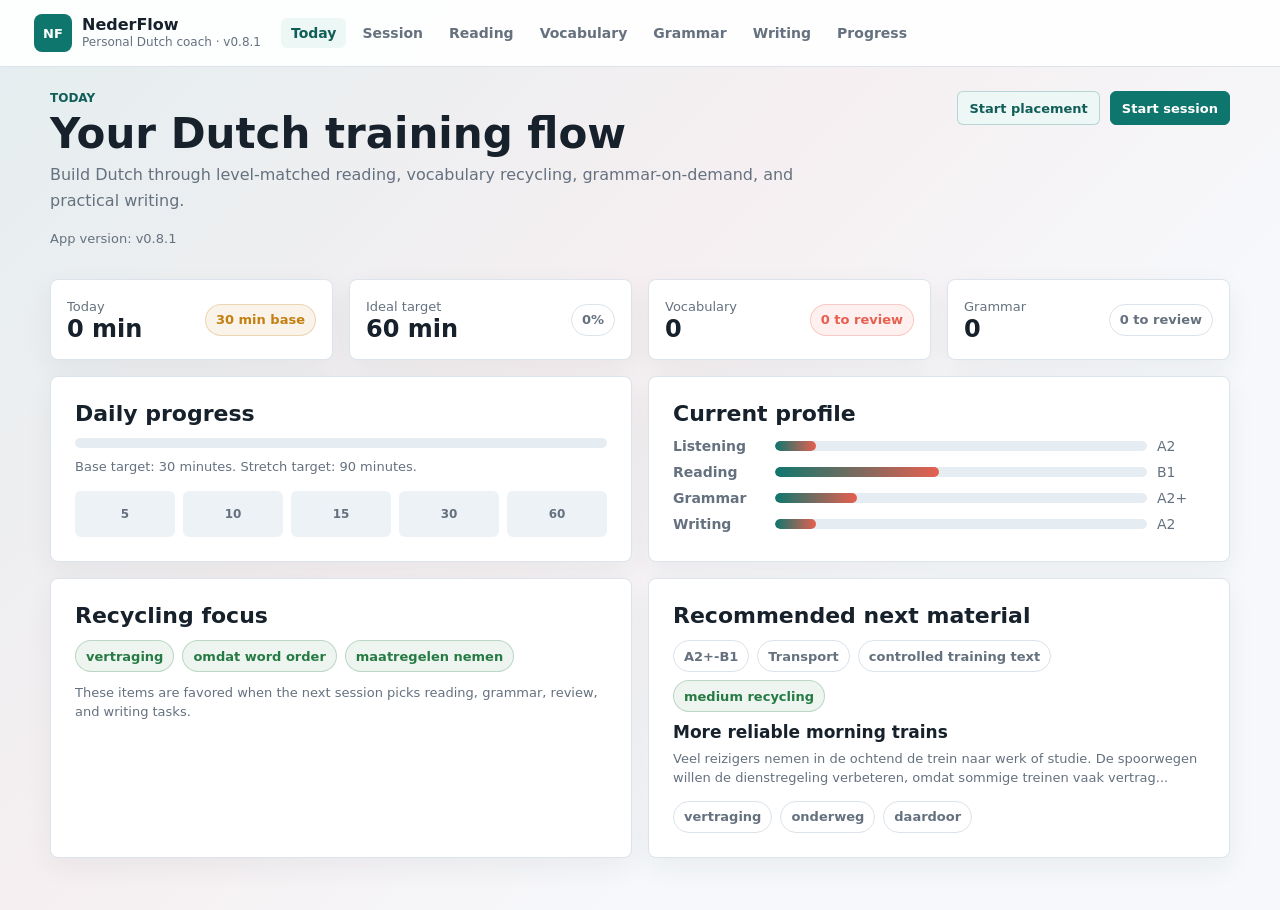
<file: update.html>
﻿<!doctype html>
<html lang="en">
  <head>
    <meta charset="utf-8">
    <meta name="viewport" content="width=device-width, initial-scale=1">
    <title>NederFlow Update</title>
    <style>
      body {
        margin: 0;
        min-height: 100vh;
        display: grid;
        place-items: center;
        padding: 24px;
        font-family: system-ui, -apple-system, BlinkMacSystemFont, "Segoe UI", sans-serif;
        color: #17212b;
        background: #f6f8fb;
      }
      main {
        width: min(520px, 100%);
        padding: 24px;
        border: 1px solid #dce3ea;
        border-radius: 8px;
        background: #fff;
        box-shadow: 0 16px 42px rgba(24, 36, 48, 0.1);
      }
      h1 {
        margin: 0 0 10px;
        font-size: 28px;
      }
      p {
        color: #65717f;
        line-height: 1.5;
      }
      a, button {
        min-height: 36px;
        padding: 8px 12px;
        border: 1px solid #0f766e;
        border-radius: 6px;
        background: #0f766e;
        color: white;
        font: inherit;
        font-weight: 700;
        text-decoration: none;
        cursor: pointer;
      }
      .actions {
        display: flex;
        gap: 10px;
        flex-wrap: wrap;
        margin-top: 16px;
      }
      code {
        color: #115e59;
      }
    </style>
  </head>
  <body>
    <main>
      <h1>Updating NederFlow</h1>
      <p id="status">Clearing old app cache...</p>
      <p>Target version: <code>v0.8.1</code></p>
      <div class="actions">
        <button id="retry" type="button">Clear cache again</button>
        <a href="./index.html?v=0.8.1">Open NederFlow</a>
      </div>
    </main>
    <script>
      async function clearNederFlowCache() {
        const status = document.getElementById("status");
        try {
          if ("serviceWorker" in navigator) {
            const registrations = await navigator.serviceWorker.getRegistrations();
            await Promise.all(registrations.map((registration) => registration.unregister()));
          }
          if ("caches" in window) {
            const names = await caches.keys();
            await Promise.all(names.filter((name) => name.includes("nederflow")).map((name) => caches.delete(name)));
          }
          status.textContent = "Old cache cleared. Opening the latest version...";
          setTimeout(() => {
            window.location.replace("./index.html?v=0.8.1");
          }, 900);
        } catch (error) {
          status.textContent = "Could not fully clear cache. Use the Open NederFlow button below.";
        }
      }
      document.getElementById("retry").addEventListener("click", clearNederFlowCache);
      clearNederFlowCache();
    </script>
  </body>
</html>
</file>
